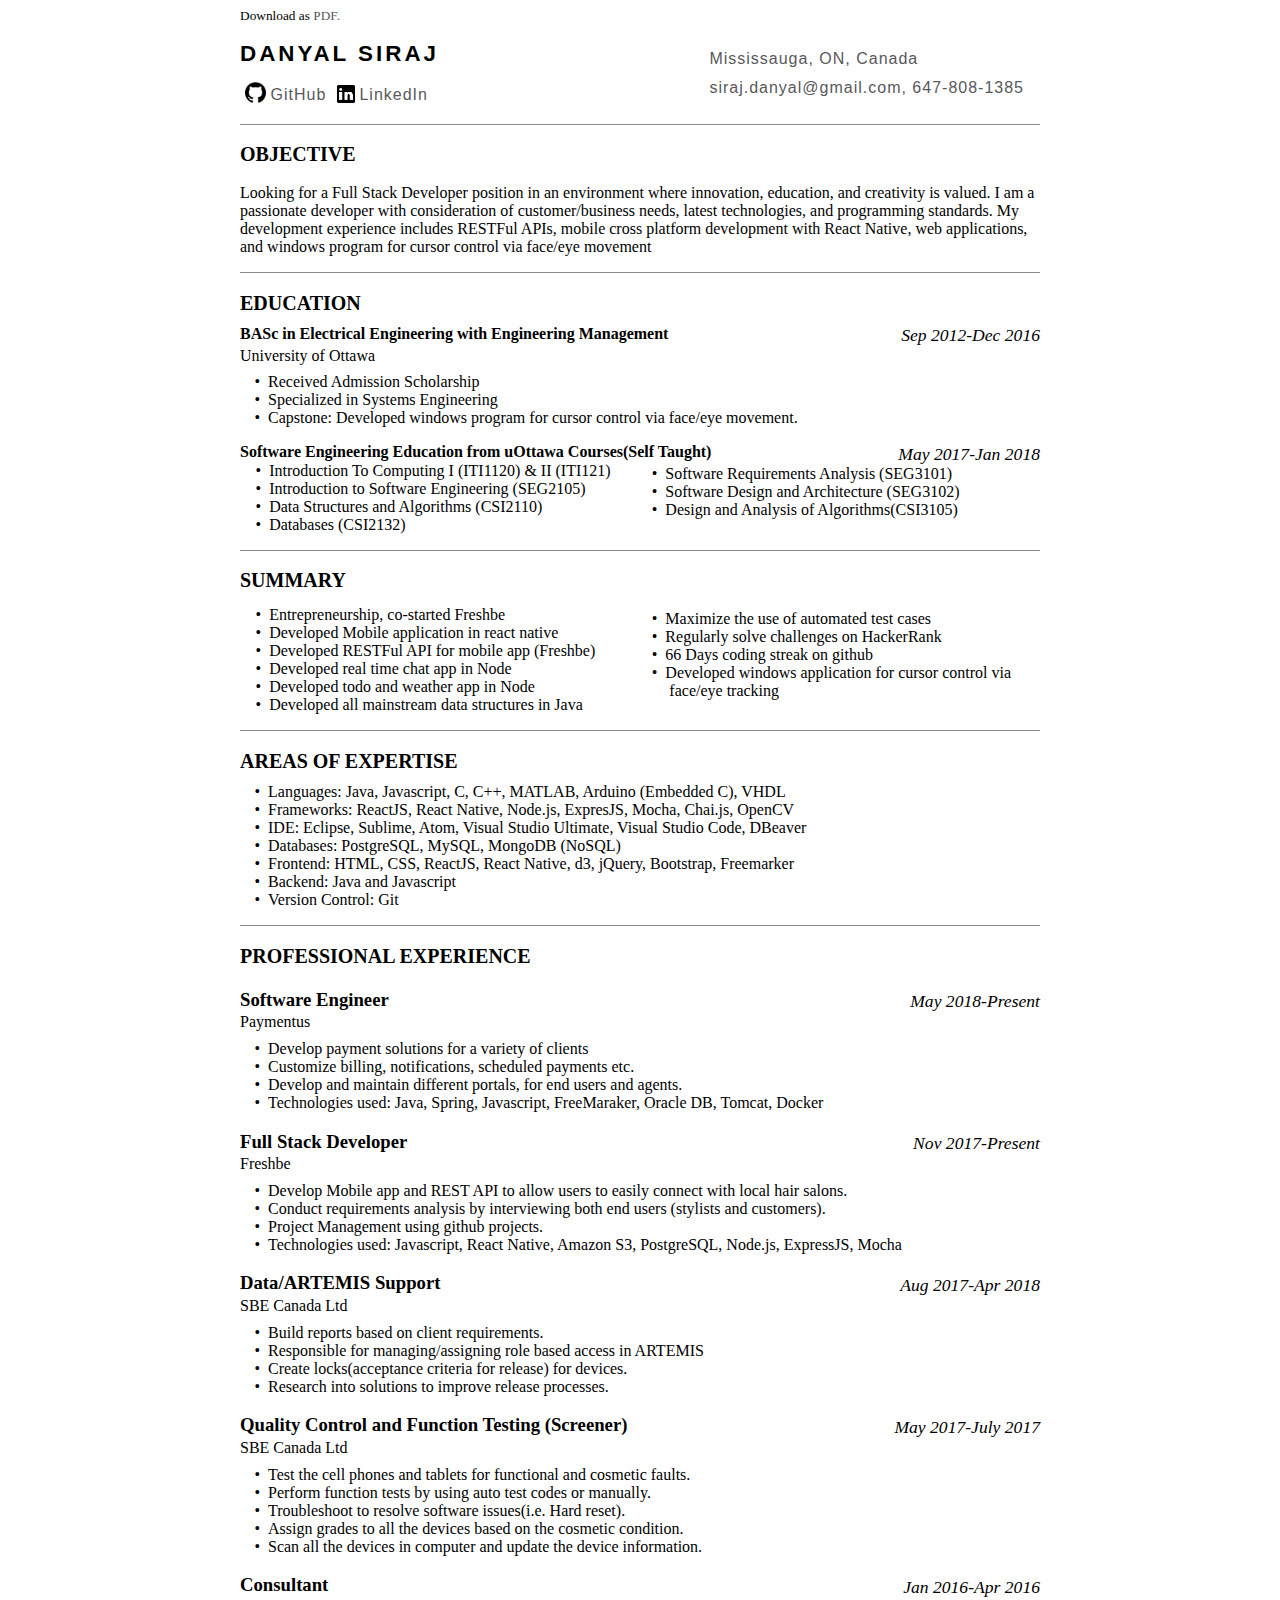
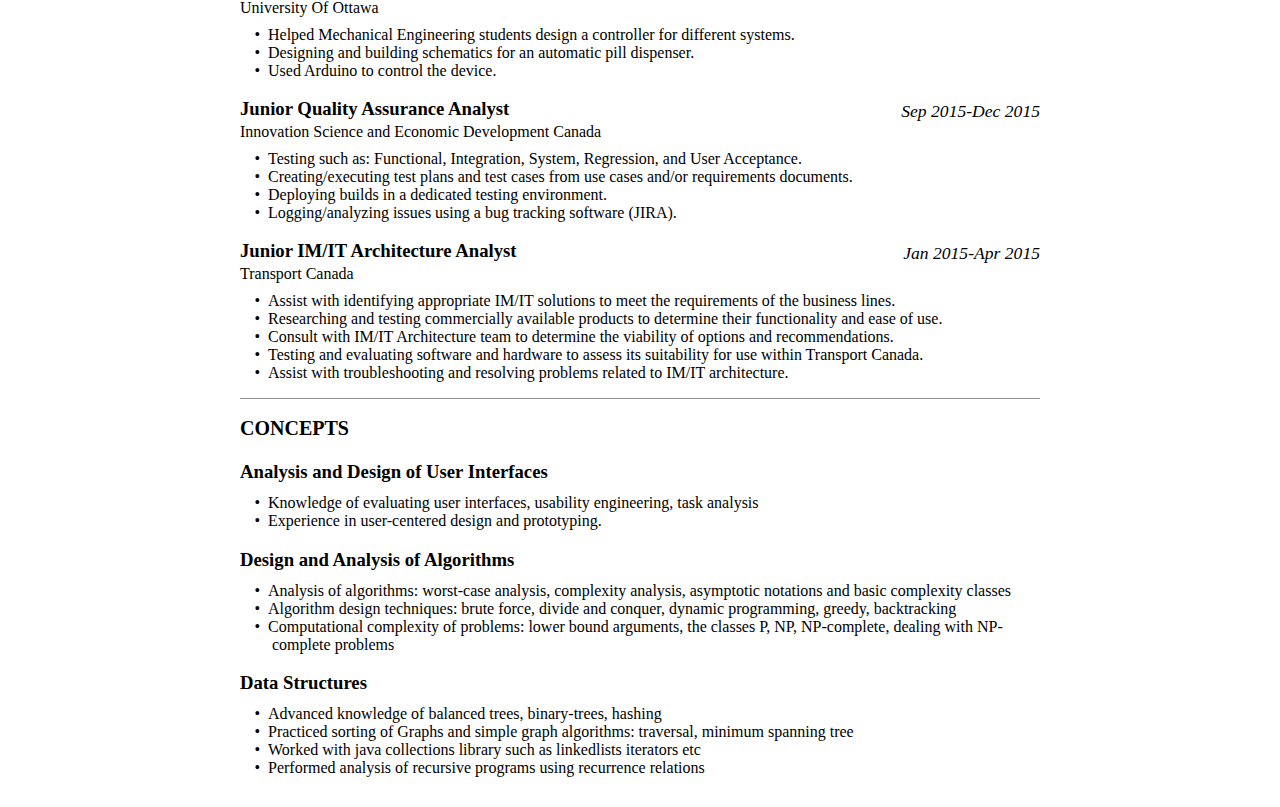
<file: index.html>
<!DOCTYPE html>

<head>
	<!-- Google tag (gtag.js) -->
	<script async src="https://www.googletagmanager.com/gtag/js?id=G-KP78LJ7SS1"></script>
	<script>
	  window.dataLayer = window.dataLayer || [];
	  function gtag(){dataLayer.push(arguments);}
	  gtag('js', new Date());
	
	  gtag('config', 'G-KP78LJ7SS1');
	</script>

	<title> Danyal's Resume</title>
	<meta name="author" content="Danyal Siraj">
	<meta charset="UTF-8">
	<link href="css/software.css" media="screen" rel="stylesheet" type="text/css" />
	<link href="css/softwarePrint.css" media="print" rel="stylesheet" type="text/css" />
	<meta name="mobile-web-app-capable" content="yes">
	<meta name="viewport" content="width=device-width,initial-scale=1.0">
	<link rel="shortcut icon" href="images/ball.ico">
</head>

<body>
	<div id="resume">

	<small class="download">
	Download as
	 <a class="links" href="resume/software_resume.pdf">PDF.</a>
	 </small>
	 <br>
    <h1 class="name">Danyal Siraj</h1><br>

	      <article class="hide links-container">
	        <a class="links" href="https://github.com/danyalsiraj" target="_blank"><img src="images/github icon.png" alt="github icon" width="21" height="21">GitHub</a>
	        <a class="links" href="https://www.linkedin.com/in/danyalsiraj/" target="_blank"><img src="images/linkedin icon.png" alt="linkedin icon" width="18" height="18">LinkedIn</a>
	      </article>
	      <article class="showOnPrint">
	      	<span><img src="../images/github icon.png" alt="github icon" width="21" height="21"> Github: github.com/danyalsiraj</span>
	      </article>
	      <br>
	      <article class="contact-info"><br>
	        <p class="contact-detail">Mississauga, ON, Canada </p><br>
	        <a class="links" href="mailto:siraj.danyal@gmail.com"> siraj.danyal@gmail.com, </a>
	        <p class="contact-detail"> 647-808-1385</p>
	      </article>
	      <hr class="mainLine">

	      <h2 class="heading">Objective</h2><br>
	      <p class="about">
		  Looking for a Full Stack Developer position in an environment where innovation, education, and creativity is valued. I am a passionate developer with consideration of customer/business needs, latest technologies, and programming standards. My development experience includes RESTFul APIs, mobile cross platform development with React Native, web applications, and windows program for cursor control via face/eye movement
	       </p>
	       <hr class="mainLine">


	      <h2 class="heading">Education</h2><br>
	      <p class="education">BASc in Electrical Engineering with Engineering Management
			<p><em class="educationDate">Sep 2012-Dec 2016</em></p>
		  </p>
	      <p>University of Ottawa</p>
<ul>
	      <li>Received Admission Scholarship</li>
	      <li>Specialized in Systems Engineering</li>
		  <li>Capstone: Developed windows program for cursor control via face/eye movement.</li>
</ul>

		   <p class="education">Software Engineering Education from uOttawa Courses(Self Taught)
			  <p><em class="educationDate">May 2017-Jan 2018</em></p>
		   </p>
		   <ul class="courseList">
		  <li>Introduction To Computing I (ITI1120) & II (ITI121)</li>
	      <li>Introduction to Software Engineering (SEG2105)</li>
		  <li>Data Structures and Algorithms (CSI2110)</li>
		  <li>Databases (CSI2132)</li>
	      <li>Software Requirements Analysis (SEG3101)</li>
		  <li>Software Design and Architecture (SEG3102)</li>
		  <li>Design and Analysis of Algorithms(CSI3105)</li>
			</ul>
	       <hr class="mainLine">

		   <h2 class="heading">Summary</h2><br>
	      <ul class="summaryList">
		  <li>Entrepreneurship, co-started Freshbe </li>
	      <li>Developed Mobile application in react native</li>
		  <li>Developed RESTFul API for mobile app (Freshbe)</li>
		  <li>Developed real time chat app in Node</li>
		  <li>Developed todo and weather app in Node</li>
	      <li>Developed all mainstream data structures in Java</li>
		  <li>Maximize the use of automated test cases</li>
		  <li>Regularly solve challenges on HackerRank</li>
		  <li>66 Days coding streak on github</li>
		  <li>Developed windows application for cursor control via face/eye tracking</li>
	      </ul>

		  	<hr class="mainLine">


	      <h2 class="heading">Areas of Expertise</h2><br>
		  <p></p>
		  <ul>
	      <li>Languages: Java, Javascript, C, C++,  MATLAB, Arduino (Embedded C), VHDL</li>
		  <li>Frameworks: ReactJS, React Native, Node.js, ExpresJS, Mocha, Chai.js, OpenCV</li>
		  <li>IDE: Eclipse, Sublime, Atom, Visual Studio Ultimate, Visual Studio Code, DBeaver</li>
		  <li>Databases: PostgreSQL, MySQL, MongoDB (NoSQL)</li>
		  <li>Frontend: HTML, CSS, ReactJS, React Native, d3, jQuery, Bootstrap, Freemarker</li>
		  <li>Backend: Java and Javascript</li>
		  <li>Version Control: Git</li>
		  </ul>
	       <hr class="mainLine">

	      <h2 class="heading">Professional Experience</h2><br>

		  <h3 class="jobTitle">Software Engineer</h3>
	      <p>Paymentus</p>
	      <p><em class="workDate">May 2018-Present</em></p>
	      <ul>
	      <li>Develop payment solutions for a variety of clients</li>
		  <li>Customize billing, notifications, scheduled payments etc.</li>
		  
		  <li>Develop and maintain different portals, for end users and agents.</li>
		  <li>Technologies used: Java, Spring, Javascript, FreeMaraker, Oracle DB, Tomcat, Docker</li>
		  </ul>
		  
		  <h3 class="jobTitle">Full Stack Developer</h3>
	      <p>Freshbe</p>
	      <p><em class="workDate">Nov 2017-Present</em></p>
	      <ul>
	      <li>Develop Mobile app and REST API to allow users to easily connect with local hair salons.</li>
		  <li>Conduct requirements analysis by interviewing both end users (stylists and customers).</li>
		  
		  <li>Project Management using github projects.</li>
		  <li>Technologies used: Javascript, React Native, Amazon S3, PostgreSQL, Node.js, ExpressJS, Mocha</li>
		  </ul>
		   <h3 class="jobTitle">Data/ARTEMIS Support</h3>
	      <p>SBE Canada Ltd</p>
	      <p><em class="workDate">Aug 2017-Apr 2018</em></p>
	      <ul>
	      <li>Build reports based on client requirements.</li>
	      <li>Responsible for managing/assigning role based access in ARTEMIS</li>
	      <li>Create locks(acceptance criteria for release) for devices.</li>
	      <li>Research into solutions to improve release processes.</li>
	     	</ul>
		  <h3 class="jobTitle">Quality Control and Function Testing (Screener)</h3>
	      <p>SBE Canada Ltd</p>
	      <p><em class="workDate">May 2017-July 2017</em></p>
	      <ul>
	      <li>Test the cell phones and tablets for functional and cosmetic faults.</li>
	      <li>Perform function tests by using auto test codes or manually.</li>
	      <li>Troubleshoot to resolve software issues(i.e. Hard reset).</li>
	      <li>Assign grades to all the devices based on the cosmetic condition.</li>
	      <li>Scan all the devices in computer and update the device information.</li>
	     	</ul>
			<!--
	      <h3 class="jobTitle">C++/OpenCV Developer</h3>
	      <p>Capstone Project</p>
	      <p><em class="workDate">Jan 2016-Dec 2016</em></p>
	      <ul>
	      <li>Maia - Design and Develop Cursor Control via Eye Tracking.</li>
	      <li>Developed MATLAB simulation to validate the concept.</li>
		  <li>Used C++ and Open CV to develop the tracking software.</li>
		  <li>Created executable file to allow portability for windows platform.</li>
		  <li>Used Edison/Arduino microcontroller to allow portability for all platforms.</li>
		  <li class="hide"><a href="https://github.com/danyalsiraj/maia">Source code available here</a></li>
			</ul>-->
			<div class="hide">
	      <h3 class="jobTitle">Consultant</h3>
	      <p>University Of Ottawa</p>
	      <p><em class="workDate">Jan 2016-Apr 2016</em></p>
	      <ul>
	      <li>Helped Mechanical Engineering students design a controller for different systems.</li>
		  <li>Designing and building schematics for an automatic pill dispenser.</li>
		  <li>Used Arduino to control the device.</li>
</ul>
</div>
	      <h3 class="jobTitle">Junior Quality Assurance Analyst</h3>
	      <p>Innovation Science and Economic Development Canada</p>
	      <p><em class="workDate">Sep 2015-Dec 2015</em></p>
	      <ul>
	      <li>Testing such as: Functional, Integration, System, Regression, and User Acceptance.</li>
		  <li>Creating/executing test plans and test cases from use cases and/or requirements documents.</li>
		  <li>Deploying builds in a dedicated testing environment.</li>
		  <li>Logging/analyzing issues using a bug tracking software (JIRA).</li>
		  </ul>

	      <h3 class="jobTitle">Junior IM/IT Architecture Analyst</h3>
	      <p>Transport Canada</p>
	      <p><em class="workDate">Jan 2015-Apr 2015</em></p>
	      <ul>
	      <li>Assist with identifying appropriate IM/IT solutions to meet the requirements of the business lines.</li>
	      <li>Researching and testing commercially available products to determine their functionality and ease of use.</li>
	      <li>Consult with IM/IT Architecture team to determine the viability of options and recommendations.</li>
	      <li>Testing and evaluating software and hardware to assess its suitability for use within Transport Canada.</li>
	      <li>Assist with troubleshooting and resolving problems related to IM/IT architecture.</li>
	      </ul>

<div class="concepts">
	      <hr class="mainLine">

	      <h2 class="heading">Concepts</h2><br>
	      <h3>Analysis and Design of User Interfaces</h3>
	      <ul>
		  <li>Knowledge of evaluating user interfaces, usability engineering, task analysis</li>
		  <li>Experience in user-centered design and prototyping.</li>
		  </ul>
	      <h3>Design and Analysis of Algorithms</h3>
	      <ul>
	      <li>Analysis of algorithms: worst-case analysis, complexity analysis, asymptotic notations and basic complexity classes</li>
	      <li>Algorithm design techniques: brute force, divide and conquer, dynamic programming, greedy, backtracking</li>
	      <li>Computational complexity of problems: lower bound arguments, the classes P, NP, NP-complete, dealing with NP-complete problems</li>
</ul>
	      <h3>Data Structures</h3>
	      <ul>
		  <li>Advanced knowledge of balanced trees, binary-trees, hashing</li>
	      <li>Practiced sorting of Graphs and simple graph algorithms: traversal, minimum spanning tree</li>
	      <li>Worked with java collections library such as linkedlists iterators etc</li>
		  <li>Performed analysis of recursive programs using recurrence relations</li>
	      </ul>
		  <!--
	      <hr class="mainLine">

	      <h2 class="heading">Projects</h2><br>

	      <h3>Personal website</h3>
	      <li>Used HTML,CSS, and JS to create a personal website</li>
	      <li>Hosted on GitHub Pages</li>

	      <div class="column_resume">
	      <h3>Online Resume</h3>
	      <li>Created an online Resume for the website</li>
	      <li>Used HTML,CSS</li>
	     </div>

	     <h3>ErgoDox Keyboard</h3>
	     <li>Assembled an ErgoDox Keyboard</li>
	     <li>Soldered all the keys and chips on the PCB</li>

	     <div class="column_quad">
	     <h3>Quadcopter</h3>
	     <li>Build a quadcopter using Arduino UNO board</li>
	     <li>Soldered sensors and motors on the circuit board</li>
	     </div>
		 -->

	</div>
	</div>
</body>
</file>
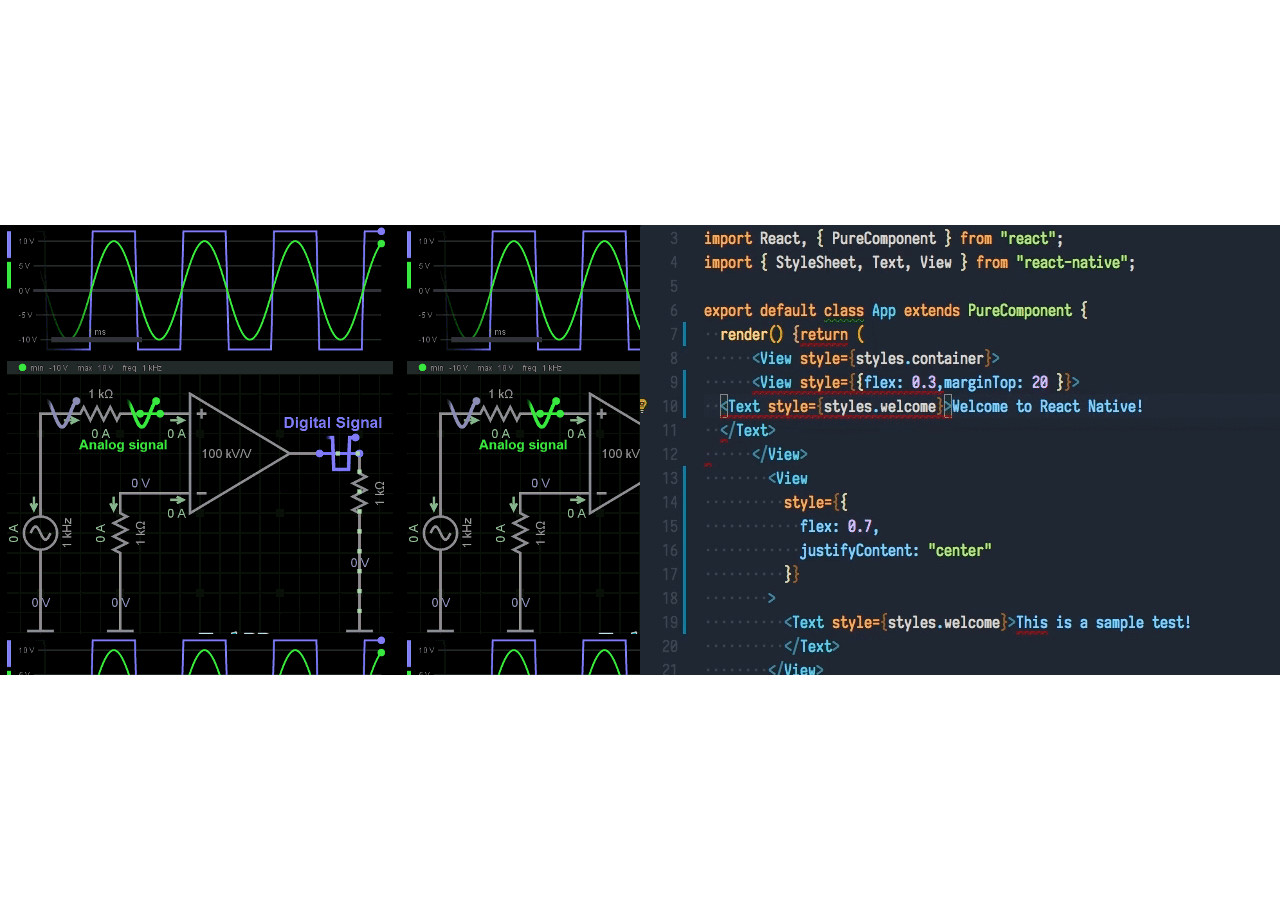
<file: index_old.html>
<!DOCTYPE html>

<head>
	<title> Danyal's Resume</title>
	<meta name="author" content="Danyal Siraj">
	<meta charset="UTF-8">
	<link href="css/webpage.css" media="screen" rel="stylesheet" type="text/css" />
	<meta name="mobile-web-app-capable" content="yes">
	<meta name="viewport" content="width=device-width,initial-scale=1.0">
	<link rel="shortcut icon" href="images/ball.ico">
</head>

<body>
	
	<a class="links" href="resume/electrical_resume.html">
		<div class="electrical">
			<div class="overlay">
				<div class="text">Electrical</div>
			</div>
		</div>
	</a>
	
	<a class="links" href="resume/software_resume.html">
		<div class="software">
			<div class="overlay">
				<div class="text">Software</div>
			</div>
		</div>
	</a>
	
</body>
</file>
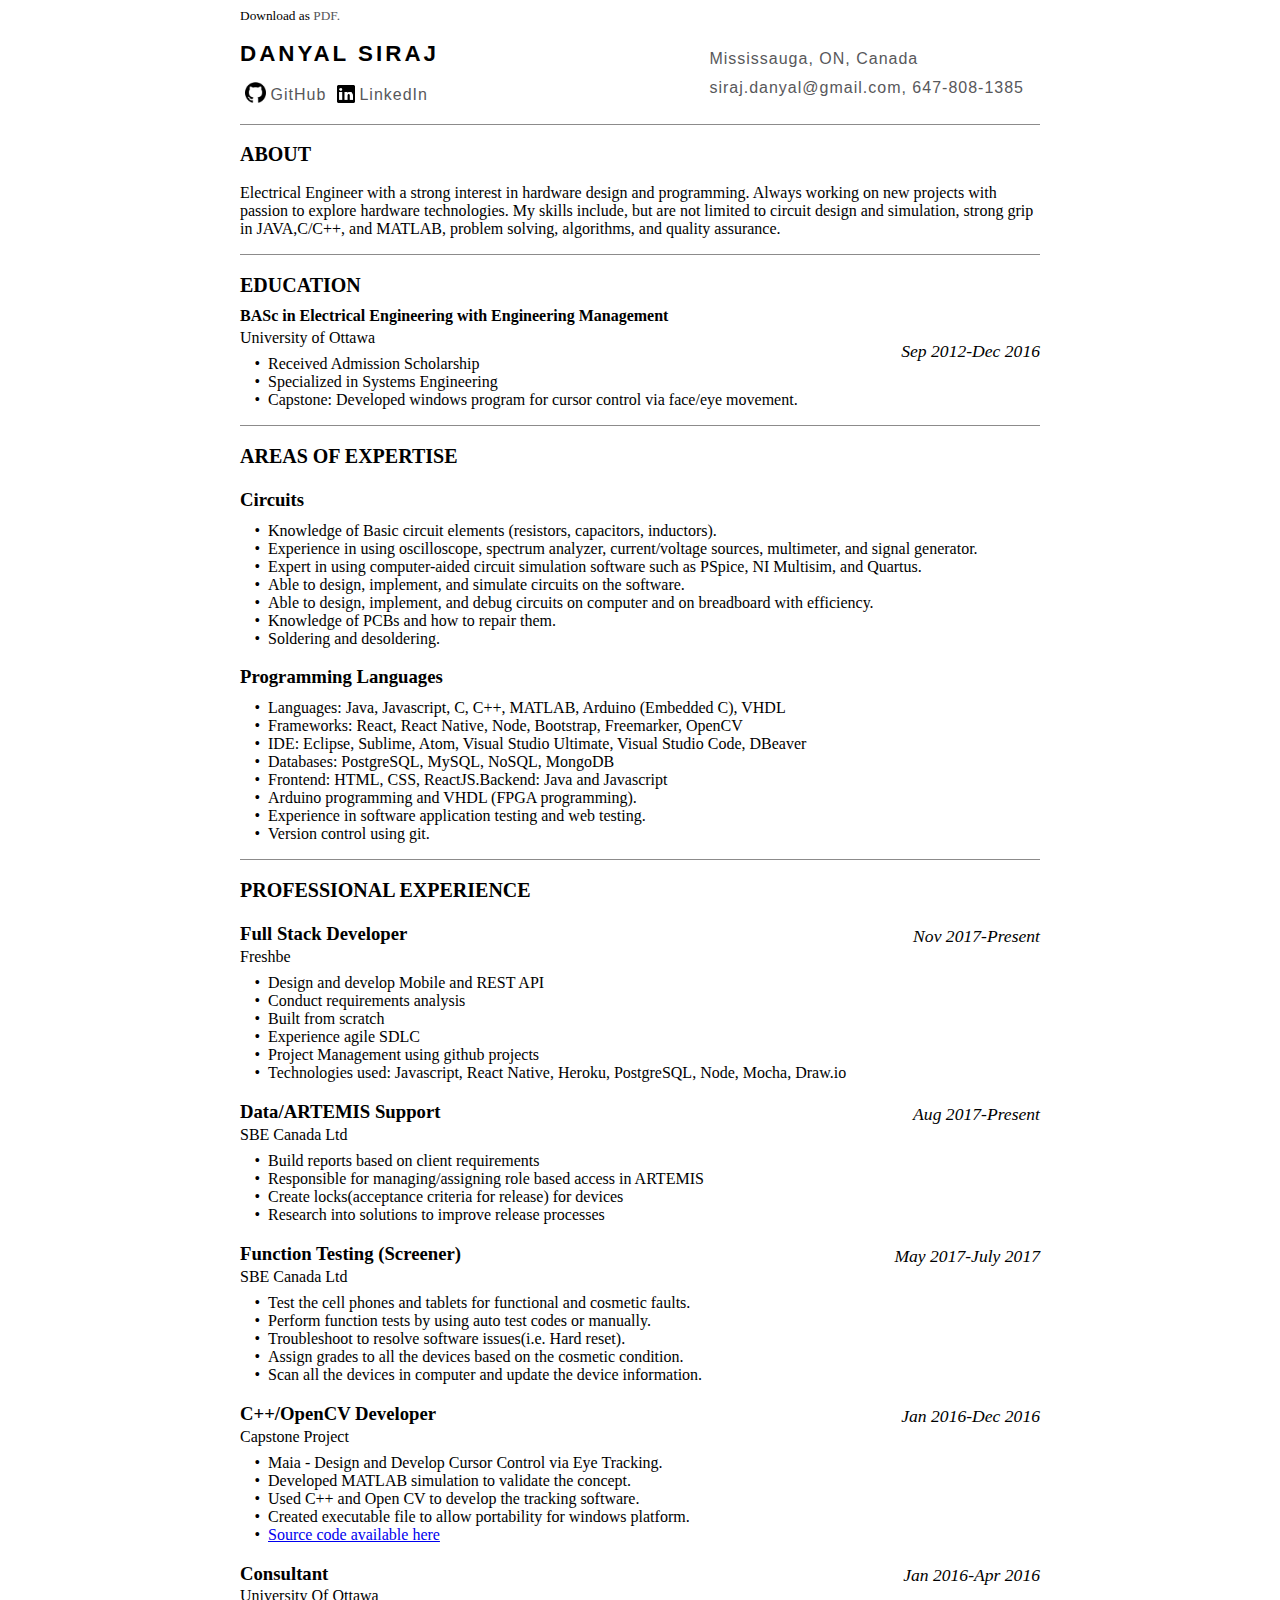
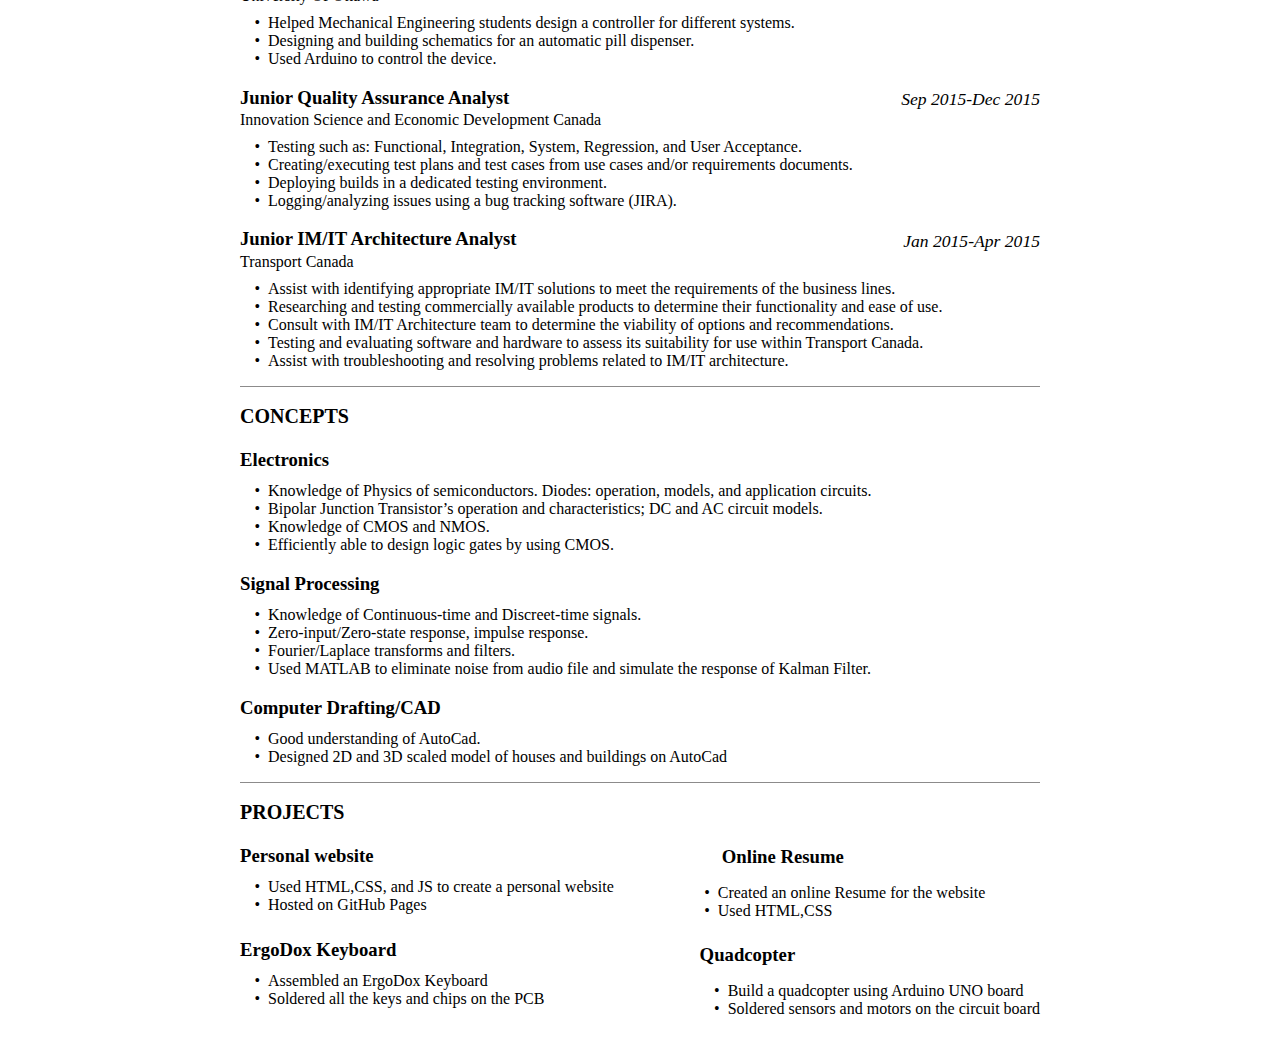
<file: resume/electrical_resume.html>
<!DOCTYPE html>

<head>
	<title> Danyal's Resume</title>
	<meta name="author" content="Danyal Siraj">
	<meta charset="UTF-8">
	<link href="../css/electrical.css" media="screen" rel="stylesheet" type="text/css" />
	<link href="../css/electricalPrint.css" media="print" rel="stylesheet" type="text/css" />
	<meta name="mobile-web-app-capable" content="yes">
	<meta name="viewport" content="width=device-width,initial-scale=1.0">
	<link rel="shortcut icon" href="../images/ball.ico">
</head>

<body>
	<div id="resume">

	<small class="download">
	Download as
	 <a class="links" href="electrical_resume.pdf">PDF.</a>
	 </small>	
	 <br>
    <h1 class="name">Danyal Siraj</h1><br>
	     
	     <article class="hide links-container">
	        <a class="links" href="https://github.com/danyalsiraj" target="_blank"><img src="../images/github icon.png" alt="github icon" width="21" height="21">GitHub</a>
	        <a class="links" href="https://www.linkedin.com/in/danyalsiraj/" target="_blank"><img src="../images/linkedin icon.png" alt="linkedin icon" width="18" height="18">LinkedIn</a>
	      </article>
	      <article class="showOnPrint">
	      	<span><img src="../images/github icon.png" alt="github icon" width="21" height="21"> Github: github.com/danyalsiraj</span>
	      </article>
	      <br>
	      <article class="contact-info"><br>
	        <p class="contact-detail">Mississauga, ON, Canada </p><br>
	        <a class="links" href="mailto:siraj.danyal@gmail.com"> siraj.danyal@gmail.com, </a>
	        <p class="contact-detail"> 647-808-1385</p>
	      </article>
	      <hr class="mainLine">

	      <h2 class="heading">About</h2><br>
	      <p class="about">
	      	Electrical Engineer with a strong interest in hardware design and programming. Always working on new projects with passion to explore hardware technologies. My skills include, but are not limited to circuit design and simulation, strong grip in JAVA,C/C++, and MATLAB, problem solving, algorithms, and quality assurance.
	       </p>
	       <hr class="mainLine">
	       

	      <h2 class="heading">Education</h2><br>
	      <p class="education">BASc in Electrical Engineering with Engineering Management</p>
	      <p>University of Ottawa</p>
	      <p><em class="educationDate">Sep 2012-Dec 2016</em></p>
	      <ul>
	      <li>Received Admission Scholarship</li>
	      <li>Specialized in Systems Engineering</li>
		  <li>Capstone: Developed windows program for cursor control via face/eye movement.</li>
</ul>
	       <hr class="mainLine">

	      <h2 class="heading">Areas of Expertise</h2><br>
	      <h3>Circuits</h3>
		  <ul>
	      <li>Knowledge of Basic circuit elements (resistors, capacitors, inductors). </li>
	      <li>Experience in using oscilloscope, spectrum analyzer, current/voltage sources, multimeter, and signal generator.</li>
	      <li>Expert in using computer-aided circuit simulation software such as PSpice, NI Multisim, and Quartus. </li>
	      <li>Able to design, implement, and simulate circuits on the software.</li>
	      <li>Able to design, implement, and debug circuits on computer and on breadboard with efficiency.</li>
	      <li>Knowledge of PCBs and how to repair them.</li>
	      <li>Soldering and desoldering.</li>
		  </ul>

	      <h3>Programming Languages</h3>
		  <ul>
	      <li>Languages: Java, Javascript, C, C++,  MATLAB, Arduino (Embedded C), VHDL</li>
	      <li>Frameworks: React, React Native, Node, Bootstrap, Freemarker, OpenCV</li>
	      <li>IDE: Eclipse, Sublime, Atom, Visual Studio Ultimate, Visual Studio Code, DBeaver</li>
	      <li>Databases: PostgreSQL, MySQL, NoSQL, MongoDB </li>
		  <li>Frontend: HTML, CSS, ReactJS.Backend: Java and Javascript</li>
	      <li>Arduino programming and VHDL (FPGA programming). </li>
	      <li>Experience in software application testing and web testing.</li>
	      <li>Version control using git.</li>
		  </ul>
	       <hr class="mainLine">

	      <h2 class="heading">Professional Experience</h2><br>

	       		  <h3 class="jobTitle">Full Stack Developer</h3>
	      <p>Freshbe</p>
	      <p><em class="workDate">Nov 2017-Present</em></p>
	      <ul>
	      <li>Design and develop Mobile and REST API</li>
		  <li>Conduct requirements analysis</li>
		  <li>Built from scratch</li>
		  <li>Experience agile SDLC</li>
		  <li>Project Management using github projects</li>
		  <li>Technologies used: Javascript, React Native, Heroku, PostgreSQL, Node, Mocha, Draw.io</li>
		  </ul>
		   <h3 class="jobTitle">Data/ARTEMIS Support</h3>
	      <p>SBE Canada Ltd</p>
	      <p><em class="workDate">Aug 2017-Present</em></p>
	      <ul>
	      <li>Build reports based on client requirements</li>
	      <li>Responsible for managing/assigning role based access in ARTEMIS</li>
	      <li>Create locks(acceptance criteria for release) for devices</li>
	      <li>Research into solutions to improve release processes</li>
	     	</ul>
		  <h3 class="jobTitle">Function Testing (Screener)</h3>
	      <p>SBE Canada Ltd</p>
	      <p><em class="workDate">May 2017-July 2017</em></p>
	      <ul>
	      <li>Test the cell phones and tablets for functional and cosmetic faults.</li>
	      <li>Perform function tests by using auto test codes or manually.</li>
	      <li>Troubleshoot to resolve software issues(i.e. Hard reset).</li>
	      <li>Assign grades to all the devices based on the cosmetic condition.</li>
	      <li>Scan all the devices in computer and update the device information.</li>
	     	</ul>
	      <h3 class="jobTitle">C++/OpenCV Developer</h3>
	      <p>Capstone Project</p>
	      <p><em class="workDate">Jan 2016-Dec 2016</em></p>
	      <ul>
	      <li>Maia - Design and Develop Cursor Control via Eye Tracking.</li>
	      <li>Developed MATLAB simulation to validate the concept.</li>
		  <li>Used C++ and Open CV to develop the tracking software.</li>
		  <li>Created executable file to allow portability for windows platform.</li>
		  <!--<li>Used Edison/Arduino microcontroller to allow portability for all platforms.</li>-->
		  <li class="hide"><a href="https://github.com/danyalsiraj/maia">Source code available here</a></li>
			</ul>
			<div class="hide">
	      <h3 class="jobTitle">Consultant</h3>
	      <p>University Of Ottawa</p>
	      <p><em class="workDate">Jan 2016-Apr 2016</em></p>
	      <ul>
	      <li>Helped Mechanical Engineering students design a controller for different systems.</li>
		  <li>Designing and building schematics for an automatic pill dispenser.</li>
		  <li>Used Arduino to control the device.</li>
</ul>
</div>
	      <h3 class="jobTitle">Junior Quality Assurance Analyst</h3>
	      <p>Innovation Science and Economic Development Canada</p>
	      <p><em class="workDate">Sep 2015-Dec 2015</em></p>
	      <ul>
	      <li>Testing such as: Functional, Integration, System, Regression, and User Acceptance.</li>
		  <li>Creating/executing test plans and test cases from use cases and/or requirements documents.</li>
		  <li>Deploying builds in a dedicated testing environment.</li>
		  <li>Logging/analyzing issues using a bug tracking software (JIRA).</li>
		  </ul>

	      <h3 class="jobTitle">Junior IM/IT Architecture Analyst</h3>
	      <p>Transport Canada</p>
	      <p><em class="workDate">Jan 2015-Apr 2015</em></p>
	      <ul>
	      <li>Assist with identifying appropriate IM/IT solutions to meet the requirements of the business lines.</li>
	      <li>Researching and testing commercially available products to determine their functionality and ease of use.</li>
	      <li>Consult with IM/IT Architecture team to determine the viability of options and recommendations.</li>
	      <li>Testing and evaluating software and hardware to assess its suitability for use within Transport Canada.</li>
	      <li>Assist with troubleshooting and resolving problems related to IM/IT architecture.</li>
	      </ul>
<div class="concepts">
	      <hr class="mainLine">

	      <h2 class="heading">Concepts</h2><br>
	      <h3>Electronics</h3>
		  <ul>
	      <li>Knowledge of Physics of semiconductors. Diodes: operation, models, and application circuits.</li>
	      <li>Bipolar Junction Transistor’s operation and characteristics; DC and AC circuit models.</li>
	      <li>Knowledge of CMOS and NMOS.</li>
	      <li>Efficiently able to design logic gates by using CMOS.</li>
		  </ul>
	      <h3>Signal Processing</h3>
		  <ul>
	      <li>Knowledge of Continuous-time and Discreet-time signals.</li>
	      <li>Zero-input/Zero-state response, impulse response.</li>
	      <li>Fourier/Laplace transforms and filters.</li>
	      <li>Used MATLAB to eliminate noise from audio file and simulate the response of Kalman Filter.</li>
		  </ul>
	     <!-- <h3>Control Systems</h3>-->

	      <h3>Computer Drafting/CAD</h3>
		  <ul>
	      <li>Good understanding of AutoCad.</li>
	      <li>Designed 2D and 3D scaled model of houses and buildings on AutoCad</li>
		  </ul>
</div>
<div class="projects">
	      <hr class="mainLine">

	      <h2 class="heading">Projects</h2><br>

	      <h3>Personal website</h3>
		  <ul>
	      <li>Used HTML,CSS, and JS to create a personal website</li>
	      <li>Hosted on GitHub Pages</li>
	      </ul>
	      <div class="column_resume">
		  <ul>
	      <h3>Online Resume</h3>
	      <li>Created an online Resume for the website</li>
	      <li>Used HTML,CSS</li>
		  </ul>
	     </div>
	     
	     <h3>ErgoDox Keyboard</h3>
		 <ul>
	     <li>Assembled an ErgoDox Keyboard</li>
	     <li>Soldered all the keys and chips on the PCB</li>
		 </ul>
	     <div class="column_quad">
	     <h3>Quadcopter</h3>
		 <ul>
	     <li>Build a quadcopter using Arduino UNO board</li>
	     <li>Soldered sensors and motors on the circuit board</li>
		 </ul>
	     </div>

</div>
	</div>
</body>
</file>
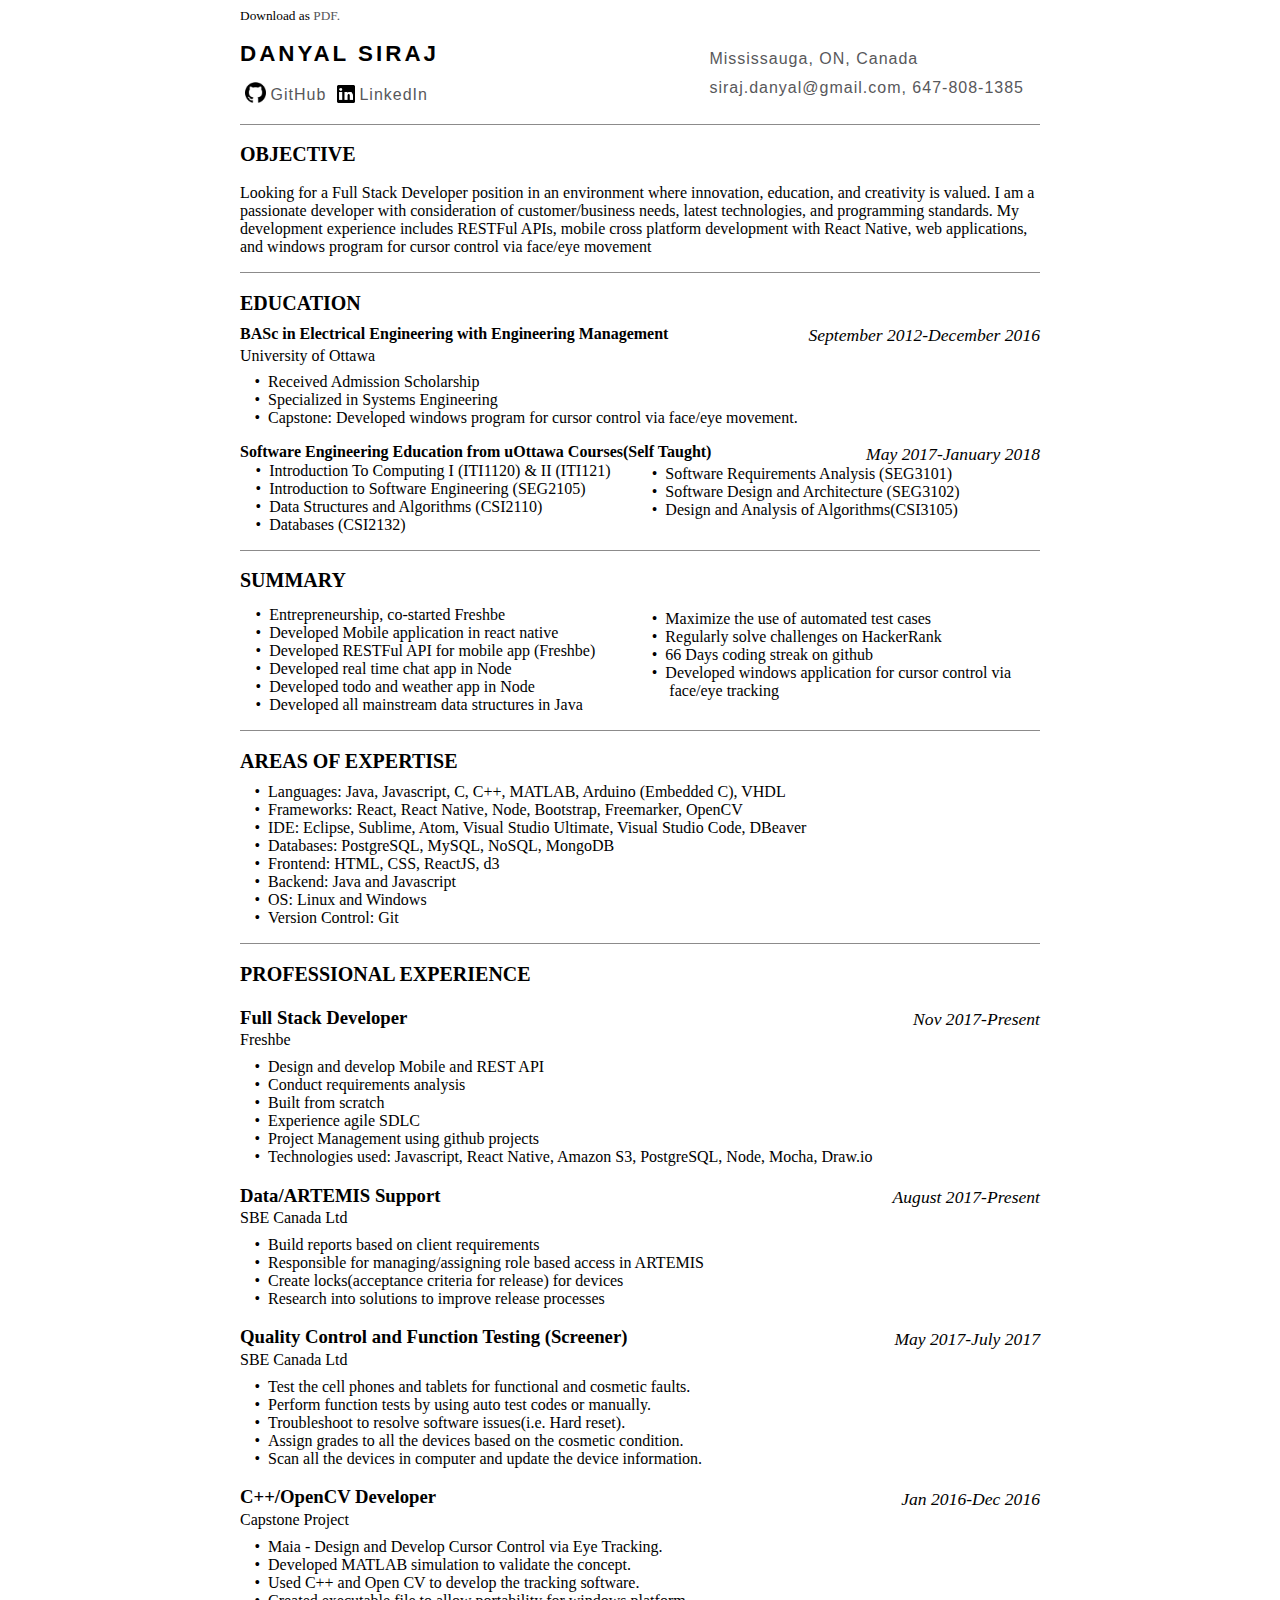
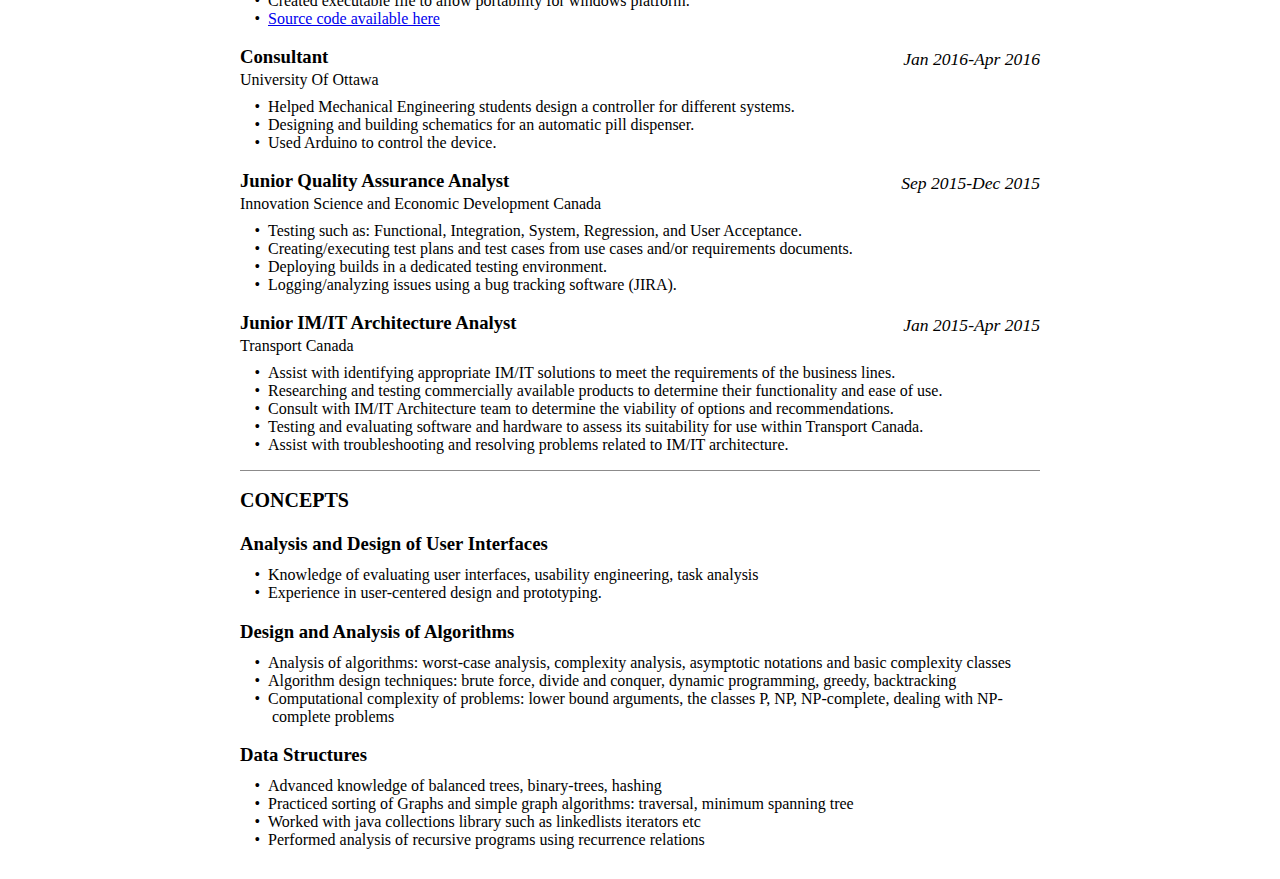
<file: resume/software_resume.html>
<!DOCTYPE html>

<head>
	<title> Danyal's Resume</title>
	<meta name="author" content="Danyal Siraj">
	<meta charset="UTF-8">
	<link href="../css/software.css" media="screen" rel="stylesheet" type="text/css" />
	<link href="../css/softwarePrint.css" media="print" rel="stylesheet" type="text/css" />
	<meta name="mobile-web-app-capable" content="yes">
	<meta name="viewport" content="width=device-width,initial-scale=1.0">
	<link rel="shortcut icon" href="../images/ball.ico">
</head>

<body>
	<div id="resume">

	<small class="download">
	Download as
	 <a class="links" href="software_resume.pdf">PDF.</a>
	 </small>
	 <br>
    <h1 class="name">Danyal Siraj</h1><br>

	      <article class="hide links-container">
	        <a class="links" href="https://github.com/danyalsiraj" target="_blank"><img src="../images/github icon.png" alt="github icon" width="21" height="21">GitHub</a>
	        <a class="links" href="https://www.linkedin.com/in/danyalsiraj/" target="_blank"><img src="../images/linkedin icon.png" alt="linkedin icon" width="18" height="18">LinkedIn</a>
	      </article>
	      <article class="showOnPrint">
	      	<span><img src="../images/github icon.png" alt="github icon" width="21" height="21"> Github: github.com/danyalsiraj</span>
	      </article>
	      <br>
	      <article class="contact-info"><br>
	        <p class="contact-detail">Mississauga, ON, Canada </p><br>
	        <a class="links" href="mailto:siraj.danyal@gmail.com"> siraj.danyal@gmail.com, </a>
	        <p class="contact-detail"> 647-808-1385</p>
	      </article>
	      <hr class="mainLine">

	      <h2 class="heading">Objective</h2><br>
	      <p class="about">
		  Looking for a Full Stack Developer position in an environment where innovation, education, and creativity is valued. I am a passionate developer with consideration of customer/business needs, latest technologies, and programming standards. My development experience includes RESTFul APIs, mobile cross platform development with React Native, web applications, and windows program for cursor control via face/eye movement
	       </p>
	       <hr class="mainLine">


	      <h2 class="heading">Education</h2><br>
	      <p class="education">BASc in Electrical Engineering with Engineering Management
			<p><em class="educationDate">September 2012-December 2016</em></p>
		  </p>
	      <p>University of Ottawa</p>
<ul>
	      <li>Received Admission Scholarship</li>
	      <li>Specialized in Systems Engineering</li>
		  <li>Capstone: Developed windows program for cursor control via face/eye movement.</li>
</ul>

		   <p class="education">Software Engineering Education from uOttawa Courses(Self Taught)
			  <p><em class="educationDate">May 2017-January 2018</em></p>
		   </p>
		   <ul class="courseList">
		  <li>Introduction To Computing I (ITI1120) & II (ITI121)</li>
	      <li>Introduction to Software Engineering (SEG2105)</li>
		  <li>Data Structures and Algorithms (CSI2110)</li>
		  <li>Databases (CSI2132)</li>
	      <li>Software Requirements Analysis (SEG3101)</li>
		  <li>Software Design and Architecture (SEG3102)</li>
		  <li>Design and Analysis of Algorithms(CSI3105)</li>
			</ul>
	       <hr class="mainLine">

		   <h2 class="heading">Summary</h2><br>
	      <ul class="summaryList">
		  <li>Entrepreneurship, co-started Freshbe </li>
	      <li>Developed Mobile application in react native</li>
		  <li>Developed RESTFul API for mobile app (Freshbe)</li>
		  <li>Developed real time chat app in Node</li>
		  <li>Developed todo and weather app in Node</li>
	      <li>Developed all mainstream data structures in Java</li>
		  <li>Maximize the use of automated test cases</li>
		  <li>Regularly solve challenges on HackerRank</li>
		  <li>66 Days coding streak on github</li>
		  <li>Developed windows application for cursor control via face/eye tracking</li>
	      </ul>

		  	<hr class="mainLine">


	      <h2 class="heading">Areas of Expertise</h2><br>
		  <p></p>
		  <ul>
	      <li>Languages: Java, Javascript, C, C++,  MATLAB, Arduino (Embedded C), VHDL</li>
		  <li>Frameworks: React, React Native, Node, Bootstrap, Freemarker, OpenCV</li>
		  <li>IDE: Eclipse, Sublime, Atom, Visual Studio Ultimate, Visual Studio Code, DBeaver</li>
		  <li>Databases: PostgreSQL, MySQL, NoSQL, MongoDB</li>
		  <li>Frontend: HTML, CSS, ReactJS, d3</li>
		  <li>Backend: Java and Javascript</li>
		  <li>OS: Linux and Windows</li>
		  <li>Version Control: Git</li>
		  </ul>
	       <hr class="mainLine">

	      <h2 class="heading">Professional Experience</h2><br>

		  <h3 class="jobTitle">Full Stack Developer</h3>
	      <p>Freshbe</p>
	      <p><em class="workDate">Nov 2017-Present</em></p>
	      <ul>
	      <li>Design and develop Mobile and REST API</li>
		  <li>Conduct requirements analysis</li>
		  <li>Built from scratch</li>
		  <li>Experience agile SDLC</li>
		  <li>Project Management using github projects</li>
		  <li>Technologies used: Javascript, React Native, Amazon S3, PostgreSQL, Node, Mocha, Draw.io</li>
		  </ul>
		   <h3 class="jobTitle">Data/ARTEMIS Support</h3>
	      <p>SBE Canada Ltd</p>
	      <p><em class="workDate">August 2017-Present</em></p>
	      <ul>
	      <li>Build reports based on client requirements</li>
	      <li>Responsible for managing/assigning role based access in ARTEMIS</li>
	      <li>Create locks(acceptance criteria for release) for devices</li>
	      <li>Research into solutions to improve release processes</li>
	     	</ul>
		  <h3 class="jobTitle">Quality Control and Function Testing (Screener)</h3>
	      <p>SBE Canada Ltd</p>
	      <p><em class="workDate">May 2017-July 2017</em></p>
	      <ul>
	      <li>Test the cell phones and tablets for functional and cosmetic faults.</li>
	      <li>Perform function tests by using auto test codes or manually.</li>
	      <li>Troubleshoot to resolve software issues(i.e. Hard reset).</li>
	      <li>Assign grades to all the devices based on the cosmetic condition.</li>
	      <li>Scan all the devices in computer and update the device information.</li>
	     	</ul>
	      <h3 class="jobTitle">C++/OpenCV Developer</h3>
	      <p>Capstone Project</p>
	      <p><em class="workDate">Jan 2016-Dec 2016</em></p>
	      <ul>
	      <li>Maia - Design and Develop Cursor Control via Eye Tracking.</li>
	      <li>Developed MATLAB simulation to validate the concept.</li>
		  <li>Used C++ and Open CV to develop the tracking software.</li>
		  <li>Created executable file to allow portability for windows platform.</li>
		  <!--<li>Used Edison/Arduino microcontroller to allow portability for all platforms.</li>-->
		  <li class="hide"><a href="https://github.com/danyalsiraj/maia">Source code available here</a></li>
			</ul>
			<div class="hide">
	      <h3 class="jobTitle">Consultant</h3>
	      <p>University Of Ottawa</p>
	      <p><em class="workDate">Jan 2016-Apr 2016</em></p>
	      <ul>
	      <li>Helped Mechanical Engineering students design a controller for different systems.</li>
		  <li>Designing and building schematics for an automatic pill dispenser.</li>
		  <li>Used Arduino to control the device.</li>
</ul>
</div>
	      <h3 class="jobTitle">Junior Quality Assurance Analyst</h3>
	      <p>Innovation Science and Economic Development Canada</p>
	      <p><em class="workDate">Sep 2015-Dec 2015</em></p>
	      <ul>
	      <li>Testing such as: Functional, Integration, System, Regression, and User Acceptance.</li>
		  <li>Creating/executing test plans and test cases from use cases and/or requirements documents.</li>
		  <li>Deploying builds in a dedicated testing environment.</li>
		  <li>Logging/analyzing issues using a bug tracking software (JIRA).</li>
		  </ul>

	      <h3 class="jobTitle">Junior IM/IT Architecture Analyst</h3>
	      <p>Transport Canada</p>
	      <p><em class="workDate">Jan 2015-Apr 2015</em></p>
	      <ul>
	      <li>Assist with identifying appropriate IM/IT solutions to meet the requirements of the business lines.</li>
	      <li>Researching and testing commercially available products to determine their functionality and ease of use.</li>
	      <li>Consult with IM/IT Architecture team to determine the viability of options and recommendations.</li>
	      <li>Testing and evaluating software and hardware to assess its suitability for use within Transport Canada.</li>
	      <li>Assist with troubleshooting and resolving problems related to IM/IT architecture.</li>
	      </ul>

<div class="hide concepts">
	      <hr class="mainLine">

	      <h2 class="heading">Concepts</h2><br>
	      <h3>Analysis and Design of User Interfaces</h3>
	      <ul>
		  <li>Knowledge of evaluating user interfaces, usability engineering, task analysis</li>
		  <li>Experience in user-centered design and prototyping.</li>
		  </ul>
	      <h3>Design and Analysis of Algorithms</h3>
	      <ul>
	      <li>Analysis of algorithms: worst-case analysis, complexity analysis, asymptotic notations and basic complexity classes</li>
	      <li>Algorithm design techniques: brute force, divide and conquer, dynamic programming, greedy, backtracking</li>
	      <li>Computational complexity of problems: lower bound arguments, the classes P, NP, NP-complete, dealing with NP-complete problems</li>
		</ul>
	      <h3>Data Structures</h3>
	      <ul>
		  <li>Advanced knowledge of balanced trees, binary-trees, hashing</li>
	      <li>Practiced sorting of Graphs and simple graph algorithms: traversal, minimum spanning tree</li>
	      <li>Worked with java collections library such as linkedlists iterators etc</li>
		  <li>Performed analysis of recursive programs using recurrence relations</li>
	      </ul>
		  <!--
	      <hr class="mainLine">

	      <h2 class="heading">Projects</h2><br>

	      <h3>Personal website</h3>
	      <li>Used HTML,CSS, and JS to create a personal website</li>
	      <li>Hosted on GitHub Pages</li>

	      <div class="column_resume">
	      <h3>Online Resume</h3>
	      <li>Created an online Resume for the website</li>
	      <li>Used HTML,CSS</li>
	     </div>

	     <h3>ErgoDox Keyboard</h3>
	     <li>Assembled an ErgoDox Keyboard</li>
	     <li>Soldered all the keys and chips on the PCB</li>

	     <div class="column_quad">
	     <h3>Quadcopter</h3>
	     <li>Build a quadcopter using Arduino UNO board</li>
	     <li>Soldered sensors and motors on the circuit board</li>
	     </div>
		 -->

	</div>
	</div>
</body>
</file>
<file: css/software.css>
body {
  background-color: white;
}
small {
    font-size: smaller;
}
.download {
    float: left;
}
.mainLine {
    border: 2px;
    height: 2px;
   # background-image: linear-gradient(to right, rgba(0, 0, 0, 0), rgba(0, 0, 0, 1), rgba(0, 0, 0, 0));
  border-top: 1px solid #8c8b8b;

}
#resume{
    max-width: 800px;
    position: relative;
    margin-left: auto;
    margin-right: auto;
    margin-bottom: 30px;


}

ul li:before {
    content: '•';
    padding-right: 0.5em;

}
.showOnPrint {
  display: none;
}

ul {
  padding-left: 2em;
  list-style-type: none;
}

.courseList,.summaryList {
  clear: both;
  padding-left: 1.47em;
}
.courseList li,.summaryList li {
  text-indent: -1.1em !important;
  margin-left: 0.6em;
}


@media(min-width: 821px) {
  .courseList,.summaryList {
  	column-count: 2;

  }
}
@media(min-width: 701px) {
  .workDate, .educationDate {
    float: right;

  }
}
@media(max-width: 700px) {
  .workDate, .educationDate {
    float: none;

  }
}
.heading{
  font-size: 15pt;
  text-transform: uppercase;
  font-family: "Times New Roman", Times, serif;
  margin-bottom: -2%;


}

.name {
  color: black;
  display: inline-block;
  font-size: 1.4em;
  letter-spacing: 3px;
  text-transform: uppercase;
  font-family: 'Gudea', sans-serif;

}
@media (min-width: 565px){
.contact-info {
  color: #808284;
  display: inline-block;
  font-size: 1em;
  letter-spacing: 1px;
  line-height: .4em;
  margin-top: 1.1em;
  margin-bottom: 2%;
  position: absolute;
  top: 8px;
  right: 16px;
  font-family: 'Gudea', sans-serif;

}}

@media (max-width: 564px){
.contact-info {
  color: #808284;
  display: inline-block;
  font-size: 1em;
  letter-spacing: 1px;
  line-height: .1em;
  #margin-top: 1.1em;
  margin-bottom: 2%;
  #position: absolute;
  #top: 8px;
  #right: 16px;
  font-family: 'Gudea', sans-serif;

}}

#resume li{
    margin-top: -1%;
    margin-bottom: 1%;
    text-indent: -1.1em;
}

#resume ul {

}


.educationDate {
    margin-top: -2.7%;
    padding-top: 0;
    font-size: 110%;
    text-align: right;
}
.workDate{
    margin-top: -7%;
    padding-top: 0;
    font-size: 110%;
    text-align: right;

}

.jobTitle{
  margin-bottom: -0.7em;
}
@media (min-width: 800px){
.column_resume{
  margin-top: -10.8%;
  padding-top: 0;
  #float: right;
  padding-left: 11.9cm;
}
.column_quad{
  margin-top: -12.3%;
  padding-top: 0;
  float: right;
}
}

style.scss:18
*
.about {
  margin-top: 1%;
  margin-bottom: 2%;
  text-align: justify;
}

.education{
  margin-top: 1%;
  margin-bottom: -1.5%;
  font-weight: bold;
}
.links-container {
  color: #808284;
  display: inline-block;
  font-size: 1em;
  letter-spacing: 1px;
  line-height: .4em;
  margin-bottom: 2%;
  font-family: 'Gudea', sans-serif;


}

.contact-detail {
  color: #58585B;
  display: inline-block;
  margin-bottom: 2%;
  margin-top: 1em;
  text-decoration: none;
}

.links {
  color: #58585B;
  display: inline-block;
  text-decoration: none;
}
  .links:hover {
    color: #DF723E;
  }

.links img {
  margin-bottom: -.2em;
  padding-right: .3em;
  padding-left: .3em;
}
</file>
<file: css/softwarePrint.css>
body {
  background-color: white;
  margin: 0;

}
small {
    font-size: smaller;
}
.download {
    float: left;
}
.mainLine {
    border: 2px;
    height: 2px;
   # background-image: linear-gradient(to right, rgba(0, 0, 0, 0), rgba(0, 0, 0, 1), rgba(0, 0, 0, 0));
  border-top: 1px solid #8c8b8b;

}
#resume{
    max-width: 800px;
    position: relative;
    margin-left: auto;
    margin-right: auto;
    margin-bottom: 30px;


}

ul li:before {
    content: '•';
    padding-right: 0.5em;

}

ul {
  padding-left: 2em;
  list-style-type: none;
}

.courseList,.summaryList {
  clear: both;
  padding-left: 1.47em;
}
.courseList li,.summaryList li {
  text-indent: -1.1em !important;
  margin-left: 0.6em;
}


  .courseList,.summaryList {
    column-count: 2;

  }

  .workDate, .educationDate {
    float: right;

  }


.heading{
  font-size: 15pt;
  text-transform: uppercase;
  font-family: "Times New Roman", Times, serif;
  margin-bottom: -2%;


}

.showOnPrint {
  color: #808284;
  display: inline-block;
  font-size: 1em;
  letter-spacing: 1px;
  line-height: .4em;
  margin-bottom: 2%;
  font-family: 'Gudea', sans-serif;


}


.name {
  color: black;
  display: inline-block;
  font-size: 1.4em;
  letter-spacing: 3px;
  text-transform: uppercase;
  font-family: 'Gudea', sans-serif;

}
.contact-info {
  color: #808284;
  display: inline-block;
  font-size: 1em;
  letter-spacing: 1px;
  line-height: .4em;
  margin-top: 1.1em;
  margin-bottom: 2%;
  position: absolute;
  top: 8px;
  right: 16px;
  font-family: 'Gudea', sans-serif;

}
.download,.concepts, .hide {
  display: none;
}

#resume li{
    margin-top: -1%;
    margin-bottom: 1%;
    text-indent: -1.1em;
}

#resume ul {

}


.educationDate {
    margin-top: -2.7%;
    padding-top: 0;
    font-size: 110%;
    text-align: right;
}
.workDate{
    margin-top: -7%;
    padding-top: 0;
    font-size: 110%;
    text-align: right;

}

.jobTitle{
  margin-bottom: -0.7em;
}
@media (min-width: 800px){
.column_resume{
  margin-top: -10.8%;
  padding-top: 0;
  #float: right;
  padding-left: 11.9cm;
}
.column_quad{
  margin-top: -12.3%;
  padding-top: 0;
  float: right;
}
}

style.scss:18
*
.about {
  margin-top: 1%;
  margin-bottom: 2%;
  text-align: justify;
}

.education{
  margin-top: 1%;
  margin-bottom: -1.5%;
  font-weight: bold;
}

.contact-detail {
  color: #58585B;
  display: inline-block;
  margin-bottom: 2%;
  margin-top: 1em;
  text-decoration: none;
}

.links {
  color: #58585B;
  display: inline-block;
  text-decoration: none;
}
  .links:hover {
    color: #DF723E;
  }

.links img {
  margin-bottom: -.2em;
  padding-right: .3em;
  padding-left: .3em;
}
</file>
<file: css/webpage.css>
body{
	margin: 0;
    padding: 0;
    border: 0;
    outline: 0;
    font-size: 100%;
    vertical-align: baseline;
    background: transparent;
}
.electrical {
   background: url(../images/circuit3.gif);
   width: 50%;
   position: absolute;
   top: 25%;
   left: 0px;
   height: 50%;
   
}
.software {
   background: url(../images/code.gif);
   width: 50%;
   position: absolute;
   top: 25%;
   right: 0px;
   height: 50%;
   
}

.overlay {
  position: absolute;
  top: 0;
  bottom: 0;
  left: 0;
  right: 0;
  height: 100%;
  width: 100%;
  opacity: 0;
  transition: .5s ease;
  background-color: #008CBA;
}

.electrical:hover .overlay, .software:hover .overlay {
  opacity: 0.9;
}

.text {

  color: white;
  font-size: 50px;
  font:	Typewriter;
  position: absolute;
  top: 50%;
  left: 50%;
  transform: translate(-50%, -50%);
  -ms-transform: translate(-50%, -50%);
}
</file>
<file: css/electrical.css>
body {
  background-color: white;
}
small {
    font-size: smaller;
}
.download {
    float: left;
}
.mainLine {
    border: 2px;
    height: 2px;
   # background-image: linear-gradient(to right, rgba(0, 0, 0, 0), rgba(0, 0, 0, 1), rgba(0, 0, 0, 0));
  border-top: 1px solid #8c8b8b;

}
#resume{
    max-width: 800px;
    position: relative;
    margin-left: auto;
    margin-right: auto;
    margin-bottom: 30px;


}

ul li:before {
    content: '•';
    padding-right: 0.5em;

}
.showOnPrint {
  display: none;
}

ul {
  padding-left: 2em;
  list-style-type: none;
}

.courseList,.summaryList {
  clear: both;
  padding-left: 1.47em;
}
.courseList li,.summaryList li {
  text-indent: -1.1em !important;
  margin-left: 0.6em;
}


@media(min-width: 821px) {
  .courseList,.summaryList {
  	column-count: 2;

  }
}
@media(min-width: 701px) {
  .workDate, .educationDate {
    float: right;

  }
}
@media(max-width: 700px) {
  .workDate, .educationDate {
    float: none;

  }
}
.heading{
  font-size: 15pt;
  text-transform: uppercase;
  font-family: "Times New Roman", Times, serif;
  margin-bottom: -2%;


}

.name {
  color: black;
  display: inline-block;
  font-size: 1.4em;
  letter-spacing: 3px;
  text-transform: uppercase;
  font-family: 'Gudea', sans-serif;

}
@media (min-width: 565px){
.contact-info {
  color: #808284;
  display: inline-block;
  font-size: 1em;
  letter-spacing: 1px;
  line-height: .4em;
  margin-top: 1.1em;
  margin-bottom: 2%;
  position: absolute;
  top: 8px;
  right: 16px;
  font-family: 'Gudea', sans-serif;

}}

@media (max-width: 564px){
.contact-info {
  color: #808284;
  display: inline-block;
  font-size: 1em;
  letter-spacing: 1px;
  line-height: .1em;
  #margin-top: 1.1em;
  margin-bottom: 2%;
  #position: absolute;
  #top: 8px;
  #right: 16px;
  font-family: 'Gudea', sans-serif;

}}

#resume li{
    margin-top: -1%;
    margin-bottom: 1%;
    text-indent: -1.1em;
}

#resume ul {

}


.educationDate {
    margin-top: -2.7%;
    padding-top: 0;
    font-size: 110%;
    text-align: right;
}
.workDate{
    margin-top: -7%;
    padding-top: 0;
    font-size: 110%;
    text-align: right;

}

.jobTitle{
  margin-bottom: -0.7em;
}
@media (min-width: 800px){
.column_resume{
  margin-top: -10.8%;
  padding-top: 0;
  #float: right;
  padding-left: 11.9cm;
}
.column_quad{
  margin-top: -12.3%;
  padding-top: 0;
  float: right;
}
}

style.scss:18
*
.about {
  margin-top: 1%;
  margin-bottom: 2%;
  text-align: justify;
}

.education{
  margin-top: 1%;
  margin-bottom: -1.5%;
  font-weight: bold;
}
.links-container {
  color: #808284;
  display: inline-block;
  font-size: 1em;
  letter-spacing: 1px;
  line-height: .4em;
  margin-bottom: 2%;
  font-family: 'Gudea', sans-serif;


}

.contact-detail {
  color: #58585B;
  display: inline-block;
  margin-bottom: 2%;
  margin-top: 1em;
  text-decoration: none;
}

.links {
  color: #58585B;
  display: inline-block;
  text-decoration: none;
}
  .links:hover {
    color: #DF723E;
  }

.links img {
  margin-bottom: -.2em;
  padding-right: .3em;
  padding-left: .3em;
}
</file>
<file: css/electricalPrint.css>
body {
  background-color: white;
}

.mainLine {
    border: 2px;
    height: 2px;
   # background-image: linear-gradient(to right, rgba(0, 0, 0, 0), rgba(0, 0, 0, 1), rgba(0, 0, 0, 0));
  border-top: 1px solid #8c8b8b;

}
#resume{
    max-width: 800px;
    position: relative;
    margin-left: auto;
    margin-right: auto;
    margin-bottom: 10px;
     margin-top: 0px;

}
.showOnPrint {
  color: #808284;
  display: inline-block;
  font-size: 1em;
  letter-spacing: 1px;
  line-height: .4em;
  margin-bottom: 2%;
  font-family: 'Gudea', sans-serif;


}

.hide,.download,.concepts,.projects{
  display: none;
}

.heading{
  font-size: 15pt;
  text-transform: uppercase;
  font-family: "Times New Roman", Times, serif;
  margin-bottom: -2%;


}

.name {
  color: black;
  display: inline-block;
  font-size: 1.4em;
  letter-spacing: 3px;
  text-transform: uppercase;
  font-family: 'Gudea', sans-serif;

}
.contact-info {
  color: #808284;
  display: inline-block;
  font-size: 1em;
  letter-spacing: 1px;
  line-height: .4em;
  margin-top: 1.1em;
  margin-bottom: 2%;
  position: absolute;
  top: 8px;
  right: 16px;
  font-family: 'Gudea', sans-serif;

}



#resume li{
    margin-top: -1%;
    margin-bottom: 1%;
    text-indent: 1.1em;
    list-style-type: square;
}


.educationDate {
    margin-top: -6.5%;
    padding-top: 0;
    font-size: 110%;
    float: right;
    text-align: right;
}
.workDate{
    margin-top: -7%;
    padding-top: 0;
    font-size: 110%;
    float: right;
    text-align: right;

}

.jobTitle{
  margin-bottom: -0.7em;
}
@media (min-width: 800px){
.column_resume{
  margin-top: -10.8%;
  padding-top: 0;
  #float: right;
  padding-left: 11.9cm;
}
.column_quad{
  margin-top: -12.3%;
  padding-top: 0;
  float: right;
}
}

style.scss:18
*
.about {
  margin-top: 1%;
  margin-bottom: 2%;
  text-align: justify;
}

.education{
  margin-top: 1%;
  margin-bottom: -1.5%;
  font-weight: bold;
}


.contact-detail {
  color: #58585B;
  display: inline-block;
  margin-bottom: 2%;
  margin-top: 1em;
  text-decoration: none;
}

.links {
  color: #58585B;
  display: inline-block;
  text-decoration: none;
}
  .links:hover {
    color: #DF723E;
  }

.links img {
  margin-bottom: -.2em;
  padding-right: .3em;
  padding-left: .3em;
}
</file>
